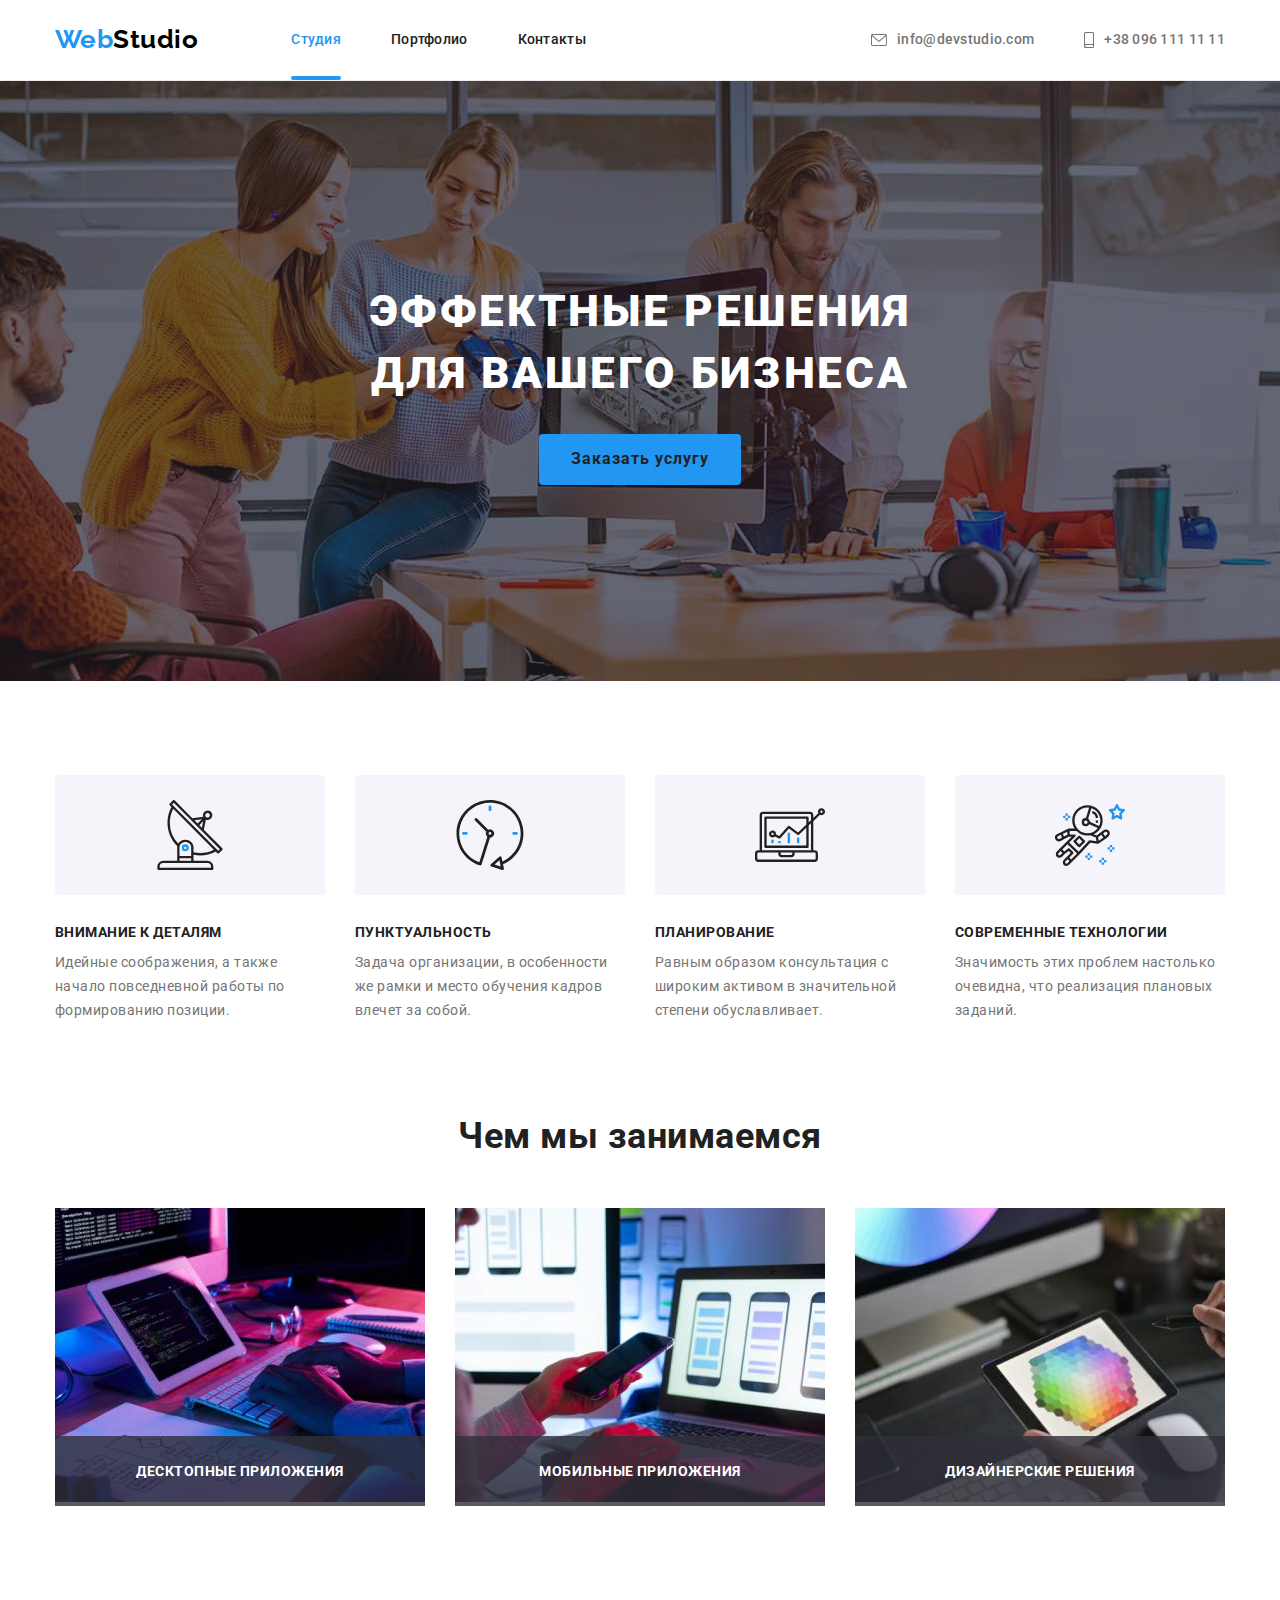
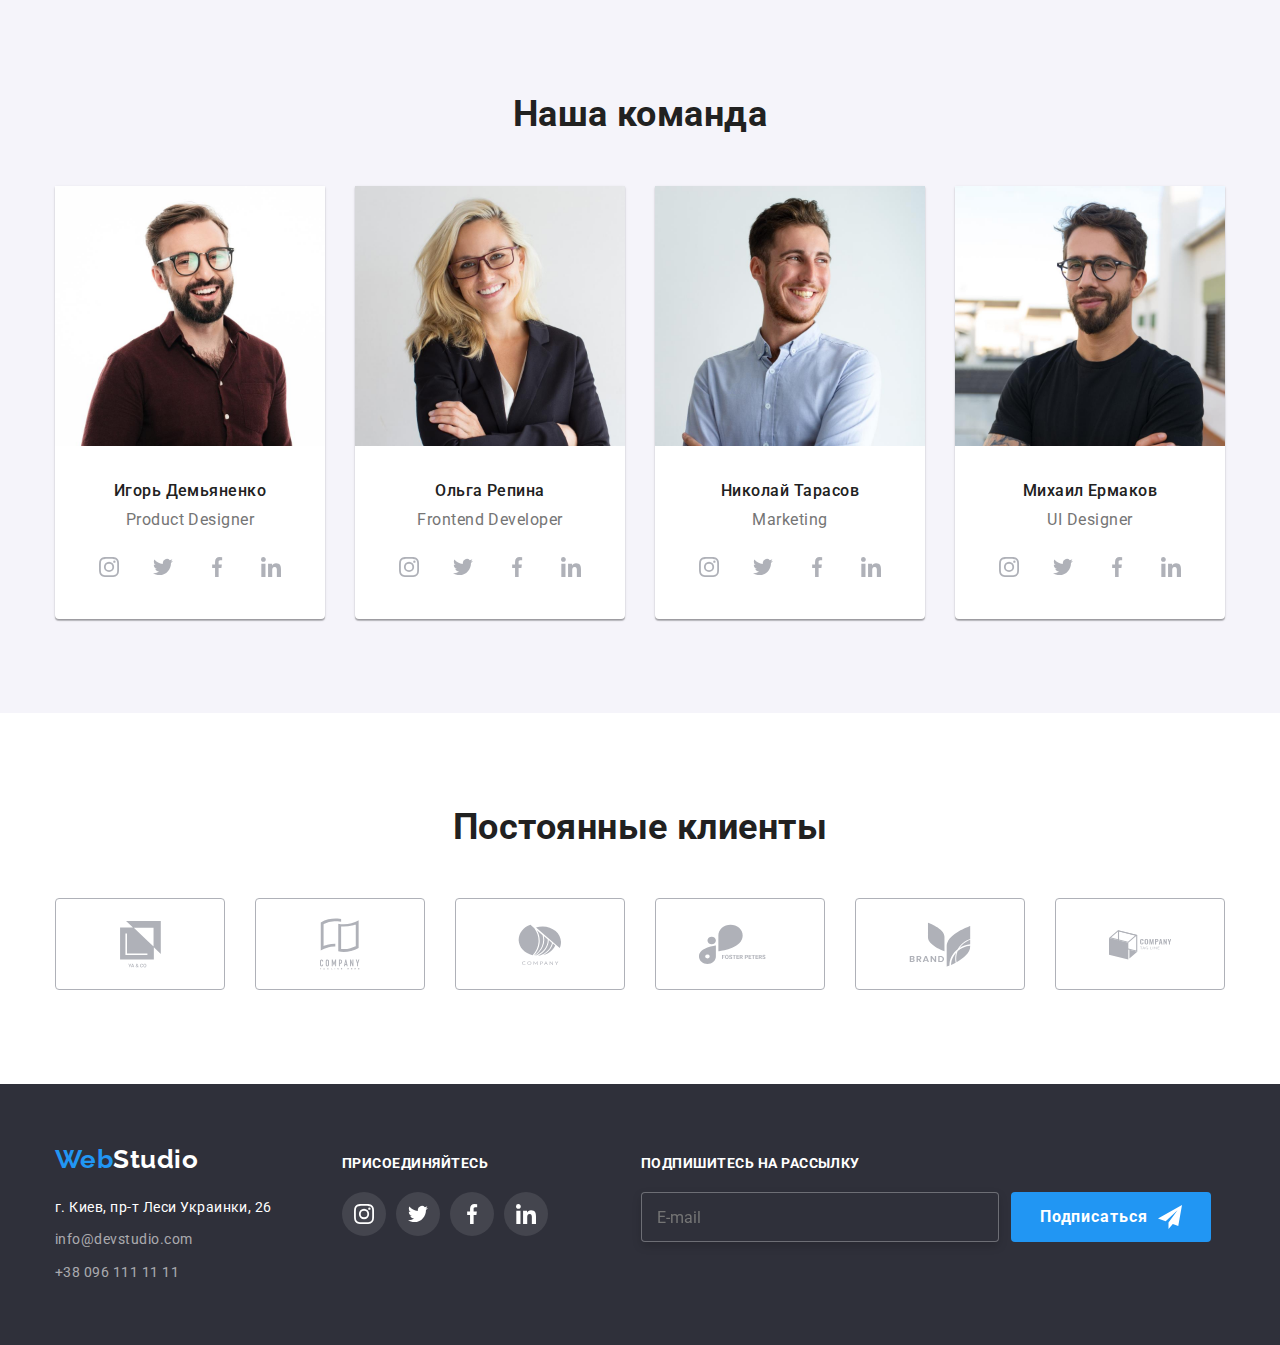
<file: index.html>
<!DOCTYPE html>
<html lang="en">
  <head>
    <meta charset="UTF-8" />
    <meta http-equiv="X-UA-Compatible" content="IE=edge" />
    <meta name="viewport" content="width=device-width, initial-scale=1.0" />
    <title>Студия</title>
    <link rel="preconnect" href="https://fonts.googleapis.com" />
    <link rel="preconnect" href="https://fonts.gstatic.com" crossorigin />
    <link
      href="https://fonts.googleapis.com/css2?family=Raleway:wght@700&family=Roboto:wght@400;500;700;900&display=swap"
      rel="stylesheet"
    />
    <link
      rel="stylesheet"
      href="https://cdnjs.cloudflare.com/ajax/libs/modern-normalize/1.1.0/modern-normalize.min.css"
    />
    <link rel="stylesheet" href="./css/main.min.css" />
  </head>
  <body>
    <header class="page-header">
      <div class="container header-container">
        <a href="/index.html" class="logo">Web<span class="logo__studio--dark">Studio</span></a>
        <!--Меню навигации-->
        <nav>
          <ul class="navigation list">
            <li class="navigation__item">
              <a href="./index.html" class="navigation__link navigation__link--current">Студия</a>
            </li>
            <li class="navigation__item">
              <a href="./portfolio.html" class="navigation__link">Портфолио</a>
            </li>
            <li class="navigation__item">
              <a href="./index.html" class="navigation__link">Контакты</a>
            </li>
          </ul>
        </nav>

        <!--Контакты-->
        <div class="contacts-position">
          <ul class="contacts list">
            <li class="contacts__item">
              <a href="malito:info@devstudio.com" class="contacts__link">
                <svg class="contacts__icon" width="16" height="12">
                  <use href="./images/symbol-defs (1).svg#icon-envelope"></use>
                </svg>
                info@devstudio.com</a
              >
            </li>
            <li class="contacts__item icon-tel">
              <a href="tel:+380961111111" class="contacts__link">
                <svg class="contacts__icon" width="10" height="16">
                  <use href="./images/symbol-defs (1).svg#icon-smartphone"></use>
                </svg>
                +38 096 111 11 11</a
              >
            </li>
          </ul>
        </div>
      </div>
    </header>

    <main>
      <!--Герой-->
      <section class="hero hero__bg">
        <div class="container">
          <h1 class="hero__title">ЭФФЕКТНЫЕ РЕШЕНИЯ<br />ДЛЯ ВАШЕГО БИЗНЕСА</h1>
          <button data-modal-open type="button" class="hero__button">Заказать услугу</button>
        </div>
      </section>

      <!--Особенности-->
      <section class="features">
        <div class="container">
          <h2 class="visually-hidden">Особенности</h2>
          <ul class="features__list list">
            <li class="features__item">
              <div class="features__container-icon">
                <svg class="features__icon" width="70" height="70">
                  <use href="./images/symbol-defs (1).svg#icon-antenna"></use>
                </svg>
              </div>
              <h3 class="features__title">ВНИМАНИЕ К ДЕТАЛЯМ</h3>
              <p class="features__text">
                Идейные соображения, а также начало повседневной работы по формированию позиции.
              </p>
            </li>
            <li class="features__item">
              <div class="features__container-icon">
                <svg class="features__icon" width="70" height="70">
                  <use href="./images/symbol-defs (1).svg#icon-clock"></use>
                </svg>
              </div>
              <h3 class="features__title">ПУНКТУАЛЬНОСТЬ</h3>
              <p class="features__text">
                Задача организации, в особенности же рамки и место обучения кадров влечет за собой.
              </p>
            </li>
            <li class="features__item">
              <div class="features__container-icon">
                <svg class="features__icon" width="70" height="70">
                  <use href="./images/symbol-defs (1).svg#icon-diagram"></use>
                </svg>
              </div>
              <h3 class="features__title">ПЛАНИРОВАНИЕ</h3>
              <p class="features__text">
                Равным образом консультация с широким активом в значительной степени обуславливает.
              </p>
            </li>
            <li class="features__item">
              <div class="features__container-icon">
                <svg class="features__icon" width="70" height="70">
                  <use href="./images/symbol-defs (1).svg#icon-astronaut"></use>
                </svg>
              </div>
              <h3 class="features__title">СОВРЕМЕННЫЕ ТЕХНОЛОГИИ</h3>
              <p class="features__text">
                Значимость этих проблем настолько очевидна, что реализация плановых заданий.
              </p>
            </li>
          </ul>
        </div>
      </section>
      <!--Сервис-->
      <section class="service">
        <div class="container">
          <h2 class="service__title">Чем мы занимаемся</h2>
          <ul class="service__list list">
            <li class="service__item">
              <div class="service__wrap">
                <img src="./images/box1.jpg" alt="Программирование" width="370" />

                <p class="service__top-text">ДЕСКТОПНЫЕ ПРИЛОЖЕНИЯ</p>
              </div>
            </li>

            <li class="service__item">
              <div class="service__wrap">
                <img src="./images/box2.jpg" alt="Мобильные приложения" width="370" />

                <p class="service__top-text">МОБИЛЬНЫЕ ПРИЛОЖЕНИЯ</p>
              </div>
            </li>

            <li class="service__item">
              <div class="service__wrap">
                <img src="./images/box3.jpg" alt="Дизайн" width="370" />

                <p class="service__top-text">ДИЗАЙНЕРСКИЕ РЕШЕНИЯ</p>
              </div>
            </li>
          </ul>
        </div>
      </section>
      <!--Команда-->
      <section class="team">
        <div class="container">
          <h2 class="team__title">Наша команда</h2>
          <ul class="team__list list">
            <li class="team__item">
              <img src="./images/team-card-1.jpg" alt="Игорь Демьяненко" width="270" />
              <div class="team__members">
                <h3 class="team__cards">Игорь Демьяненко</h3>
                <p class="team__text">Product Designer</p>
                <ul class="socials list">
                  <li class="socials__item">
                    <a
                      href="https://www.instagram.com/"
                      target="_blank"
                      rel="noreferrer noopener"
                      class="socials__link"
                    >
                      <svg class="socials__icon" width="20" height="20">
                        <use href="./images/symbol-defs (1).svg#icon-instagram"></use>
                      </svg>
                    </a>
                  </li>
                  <li>
                    <a
                      href="https://twitter.com/"
                      target="_blank"
                      rel="noreferrer noopener"
                      class="socials__link"
                    >
                      <svg class="socials__icon" width="20" height="20">
                        <use href="./images/symbol-defs (1).svg#icon-twitter"></use>
                      </svg>
                    </a>
                  </li>
                  <li>
                    <a
                      href="https://uk-ua.facebook.com/"
                      target="_blank"
                      rel="noreferrer noopener"
                      class="socials__link"
                    >
                      <svg class="socials__icon" width="20" height="20">
                        <use href="./images/symbol-defs (1).svg#icon-facebook"></use>
                      </svg>
                    </a>
                  </li>
                  <li>
                    <a
                      href="https://ua.linkedin.com"
                      target="_blank"
                      rel="noreferrer noopener"
                      class="socials__link"
                    >
                      <svg class="socials__icon" width="20" height="20">
                        <use href="./images/symbol-defs (1).svg#icon-linkedin"></use>
                      </svg>
                    </a>
                  </li>
                </ul>
              </div>
            </li>
            <li class="team__item">
              <img src="./images/team-card-2.jpg" alt="Ольга Репина" width="270" />
              <div class="team__members">
                <h3 class="team__cards">Ольга Репина</h3>
                <p class="team__text">Frontend Developer</p>
                <ul class="socials list">
                  <li class="socials__item">
                    <a
                      href="https://www.instagram.com/"
                      target="_blank"
                      rel="noreferrer noopener"
                      class="socials__link"
                    >
                      <svg class="socials__icon" width="20" height="20">
                        <use href="./images/symbol-defs (1).svg#icon-instagram"></use>
                      </svg>
                    </a>
                  </li>
                  <li>
                    <a
                      href="https://twitter.com/"
                      target="_blank"
                      rel="noreferrer noopener"
                      class="socials__link"
                    >
                      <svg class="socials__icon" width="20" height="20">
                        <use href="./images/symbol-defs (1).svg#icon-twitter"></use>
                      </svg>
                    </a>
                  </li>
                  <li>
                    <a
                      href="https://uk-ua.facebook.com/"
                      target="_blank"
                      rel="noreferrer noopener"
                      class="socials__link"
                    >
                      <svg class="socials__icon" width="20" height="20">
                        <use href="./images/symbol-defs (1).svg#icon-facebook"></use>
                      </svg>
                    </a>
                  </li>
                  <li>
                    <a
                      href="https://ua.linkedin.com"
                      target="_blank"
                      rel="noreferrer noopener"
                      class="socials__link"
                    >
                      <svg class="socials__icon" width="20" height="20">
                        <use href="./images/symbol-defs (1).svg#icon-linkedin"></use>
                      </svg>
                    </a>
                  </li>
                </ul>
              </div>
            </li>
            <li class="team__item">
              <img src="./images/team-card-3.jpg" alt="Николай Тарасов" width="270" />
              <div class="team__members">
                <h3 class="team__cards">Николай Тарасов</h3>
                <p class="team__text">Marketing</p>
                <ul class="socials list">
                  <li class="socials__item">
                    <a
                      href="https://www.instagram.com/"
                      target="_blank"
                      rel="noreferrer noopener"
                      class="socials__link"
                    >
                      <svg class="socials__icon" width="20" height="20">
                        <use href="./images/symbol-defs (1).svg#icon-instagram"></use>
                      </svg>
                    </a>
                  </li>
                  <li>
                    <a
                      href="https://twitter.com/"
                      target="_blank"
                      rel="noreferrer noopener"
                      class="socials__link"
                    >
                      <svg class="socials__icon" width="20" height="20">
                        <use href="./images/symbol-defs (1).svg#icon-twitter"></use>
                      </svg>
                    </a>
                  </li>
                  <li>
                    <a
                      href="https://uk-ua.facebook.com/"
                      target="_blank"
                      rel="noreferrer noopener"
                      class="socials__link"
                    >
                      <svg class="socials__icon" width="20" height="20">
                        <use href="./images/symbol-defs (1).svg#icon-facebook"></use>
                      </svg>
                    </a>
                  </li>
                  <li>
                    <a
                      href="https://ua.linkedin.com"
                      target="_blank"
                      rel="noreferrer noopener"
                      class="socials__link"
                    >
                      <svg class="socials__icon" width="20" height="20">
                        <use href="./images/symbol-defs (1).svg#icon-linkedin"></use>
                      </svg>
                    </a>
                  </li>
                </ul>
              </div>
            </li>
            <li class="team__item">
              <img src="./images/team-card-4.jpg" alt="Михаил Ермаков" width="270" />
              <div class="team__members">
                <h3 class="team__cards">Михаил Ермаков</h3>
                <p class="team__text">UI Designer</p>
                <ul class="socials list">
                  <li class="socials__item">
                    <a
                      href="https://www.instagram.com/"
                      target="_blank"
                      rel="noreferrer noopener"
                      class="socials__link"
                    >
                      <svg class="socials__icon" width="20" height="20">
                        <use href="./images/symbol-defs (1).svg#icon-instagram"></use>
                      </svg>
                    </a>
                  </li>
                  <li>
                    <a
                      href="https://twitter.com/"
                      target="_blank"
                      rel="noreferrer noopener"
                      class="socials__link"
                    >
                      <svg class="socials__icon" width="20" height="20">
                        <use href="./images/symbol-defs (1).svg#icon-twitter"></use>
                      </svg>
                    </a>
                  </li>
                  <li>
                    <a
                      href="https://uk-ua.facebook.com/"
                      target="_blank"
                      rel="noreferrer noopener"
                      class="socials__link"
                    >
                      <svg class="socials__icon" width="20" height="20">
                        <use href="./images/symbol-defs (1).svg#icon-facebook"></use>
                      </svg>
                    </a>
                  </li>
                  <li>
                    <a
                      href="https://ua.linkedin.com"
                      target="_blank"
                      rel="noreferrer noopener"
                      class="socials__link"
                    >
                      <svg class="socials__icon" width="20" height="20">
                        <use href="./images/symbol-defs (1).svg#icon-linkedin"></use>
                      </svg>
                    </a>
                  </li>
                </ul>
              </div>
            </li>
          </ul>
        </div>
      </section>
      <!--Постоянные клиенты-->
      <section class="clients">
        <div class="container">
          <h2 class="clients__title">Постоянные клиенты</h2>
          <ul class="clients__list list">
            <li>
              <div class="clients__box-icon">
                <a href="" class="clients__links">
                  <svg class="clients__icon" width="41" height="46.7">
                    <use href="./images/symbol-defs (1).svg#icon-group1"></use>
                  </svg>
                </a>
              </div>
            </li>
            <li>
              <div class="clients__box-icon">
                <a href="" class="clients__links">
                  <svg class="clients__icon" width="40" height="52">
                    <use href="./images/symbol-defs (1).svg#icon-group2"></use>
                  </svg>
                </a>
              </div>
            </li>
            <li>
              <div class="clients__box-icon">
                <a href="" class="clients__links">
                  <svg
                    class="clients__icon"
                    width="
43.46"
                    height="41.18"
                  >
                    <use href="./images/symbol-defs (1).svg#icon-group3"></use>
                  </svg>
                </a>
              </div>
            </li>
            <li>
              <div class="clients__box-icon">
                <a href="" class="clients__links">
                  <svg
                    class="clients__icon"
                    width="
84.44"
                    height="40.62"
                  >
                    <use href="./images/symbol-defs (1).svg#icon-group4"></use>
                  </svg>
                </a>
              </div>
            </li>
            <li>
              <div class="clients__box-icon">
                <a href="" class="clients__links">
                  <svg
                    class="clients__icon"
                    width="
62.54"
                    height="45.43"
                  >
                    <use href="./images/symbol-defs (1).svg#icon-group5"></use>
                  </svg>
                </a>
              </div>
            </li>
            <li>
              <div class="clients__box-icon">
                <a href="" class="clients__links">
                  <svg
                    class="clients__icon"
                    width="
62.54"
                    height="45.43"
                  >
                    <use href="./images/symbol-defs (1).svg#icon-group6"></use>
                  </svg>
                </a>
              </div>
            </li>
          </ul>
        </div>
      </section>
    </main>
    <!--Адресс-->
    <footer class="footer">
      <div class="footer__container">
        <div>
          <a href="/index.html" class="logo">Web<span class="logo__studio--white">Studio</span></a>
          <address>
            <p class="footer__location">г. Киев, пр-т Леси Украинки, 26</p>
            <ul class="footer__contact-list list">
              <li class="footer__contact-item">
                <a href="malito:info@devstudio.com" class="footer__contact">info@devstudio.com</a>
              </li>
              <li class="footer__contact-item">
                <a href="tel:+380961111111" class="footer__contact">+38 096 111 11 11</a>
              </li>
            </ul>
          </address>
        </div>
        <div class="social-footer">
          <p class="social-footer__title">ПРИСОЕДИНЯЙТЕСЬ</p>
          <ul class="social-footer__list list">
            <li>
              <a
                href="https://www.instagram.com/"
                target="_blank"
                rel="noreferrer noopener"
                class="social-footer__link"
              >
                <svg class="social-footer__icon" width="20" height="20">
                  <use href="./images/symbol-defs (1).svg#icon-instagram-footer"></use>
                </svg>
              </a>
            </li>

            <li>
              <a
                href="https://twitter.com/"
                target="_blank"
                rel="noreferrer noopener"
                class="social-footer__link"
              >
                <svg class="social-footer__icon" width="20" height="20">
                  <use href="./images/symbol-defs (1).svg#icon-twitter-footer"></use>
                </svg>
              </a>
            </li>

            <li>
              <a
                href="https://uk-ua.facebook.com/"
                target="_blank"
                rel="noreferrer noopener"
                class="social-footer__link"
              >
                <svg class="social-footer__icon" width="20" height="20">
                  <use href="./images/symbol-defs (1).svg#icon-facebook-footer"></use>
                </svg>
              </a>
            </li>

            <li>
              <a
                href="https://ua.linkedin.com/"
                target="_blank"
                rel="noreferrer noopener"
                class="social-footer__link"
              >
                <svg class="social-footer__icon" width="20" height="20">
                  <use href="./images/symbol-defs (1).svg#icon-linkedin-footer"></use>
                </svg>
              </a>
            </li>
          </ul>
        </div>
        <div class="subscribe">
          <p class="subscribe-footer__title">ПОДПИШИТЕСЬ НА РАССЫЛКУ</p>

          <form class="subscribe__form">
            <label>
              <input
                type="email"
                name="email"
                placeholder="E-mail"
                class="subscribe-footer__mail"
              />
            </label>

            <button type="submit" class="subscribe-footer__btn">
              Подписаться<svg class="subscribe__icon" width="24" height="24">
                <use href="./images/symbol-defs (1).svg#icon-send"></use>
              </svg>
            </button>
          </form>
        </div>
      </div>
    </footer>
    <div class="backdrop is-hidden" data-modal>
      <div class="modal">
        <button data-modal-close type="button" class="model__btn-close">
          <svg class="modal__close" width="11" height="11">
            <use href="./images/symbol-defs (1).svg#icon-close"></use>
          </svg>
        </button>
        <p class="modal__title">Оставьте свои данные, мы вам перезвоним</p>
        <form class="modal__form">
          <div class="modal__field">
            <label for="name" class="modal__label">Имя</label>
            <div class="modal__wrap">
              <input type="text" class="modal__input" name="name" id="name" />
              <svg class="modal__icon" width="18" height="18">
                <use href="./images/symbol-defs (1).svg#icon-contact"></use>
              </svg>
            </div>
          </div>
          <div class="modal__field">
            <label for="tel" class="modal__label">Телефон</label>
            <div class="modal__wrap">
              <input type="tel" name="tel" id="tel" class="modal__input" />
              <svg class="modal__icon" width="18" height="18">
                <use href="./images/symbol-defs (1).svg#icon-phone"></use>
              </svg>
            </div>
          </div>
          <div class="modal__field">
            <label for="mail" class="modal__label">Почта</label>
            <div class="modal__wrap">
              <input type="email" name="mail" id="mail" class="modal__input" />
              <svg class="modal__icon" width="18" height="18">
                <use href="./images/symbol-defs (1).svg#icon-email"></use>
              </svg>
            </div>
          </div>
          <div class="modal__textarea">
            <label for="comment" class="modal__label">Комментарий</label>
            <textarea
              name="comment"
              id="comment"
              class="modal-comment"
              placeholder="Введите текст"
            ></textarea>
          </div>

          <div class="modal__textarea">
            <input
              type="checkbox"
              name="policy"
              id="policy"
              class="modal__checkbox visually-hidden"
              value="true"
            />
            <label for="policy" class="modal__mailing"
              >Соглашаюсь с рассылкой и принимаю<a href="" class="modal__text-checkbox"
                >Условия договора</a
              ></label
            >
          </div>
          <button type="submit" class="btn-model">Отправить</button>
        </form>
      </div>
    </div>
    <script src="./js/modal.js"></script>
  </body>
</html>
</file>
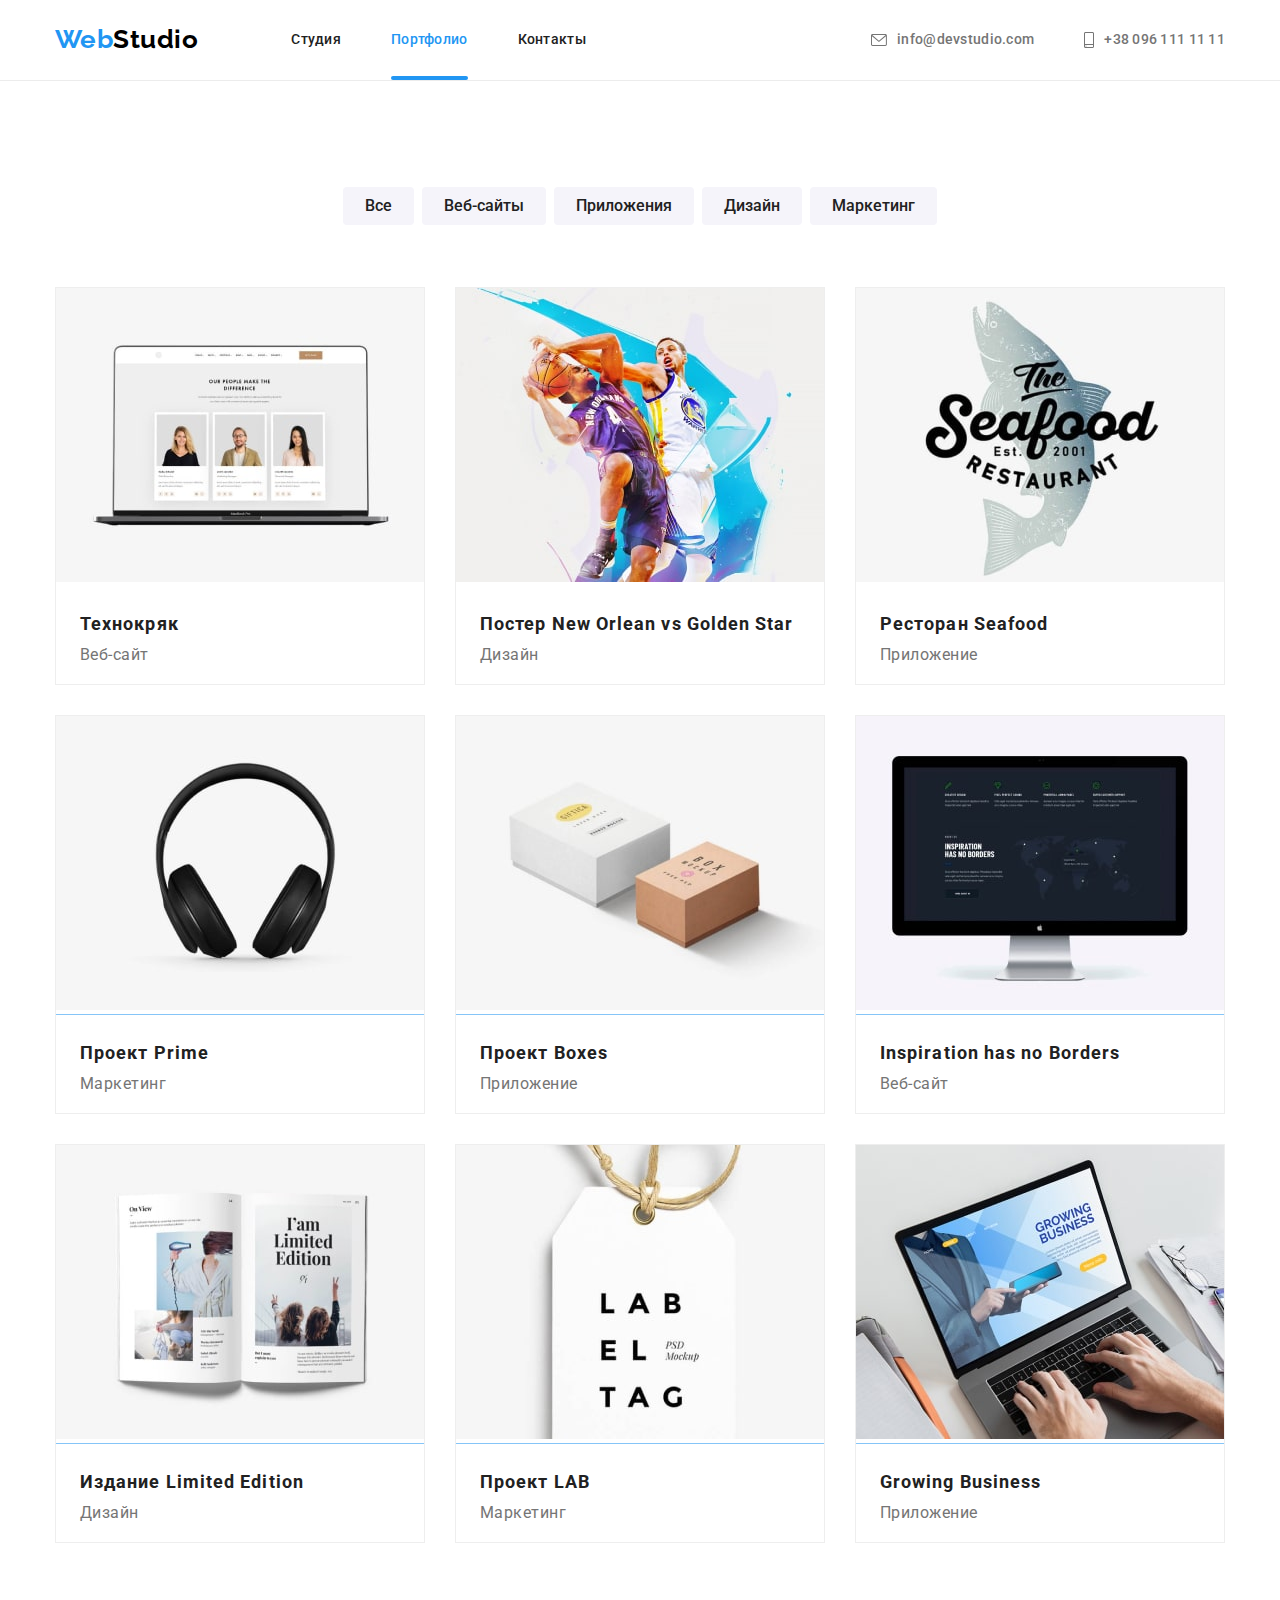
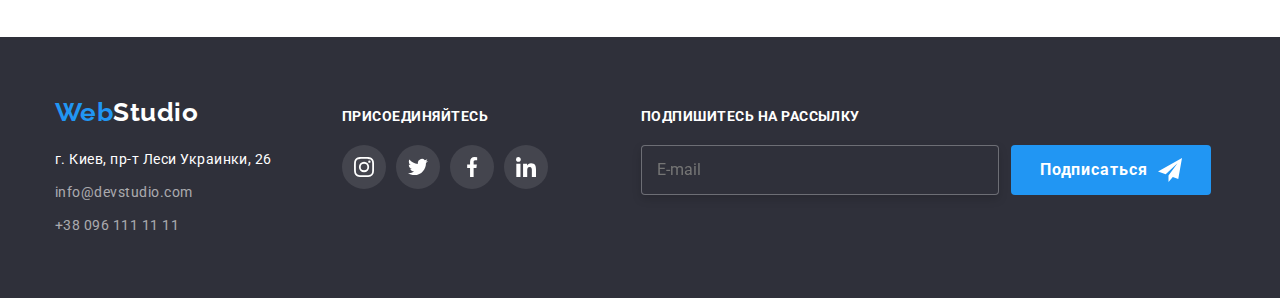
<file: portfolio.html>
<!DOCTYPE html>
<html lang="en">
  <head>
    <meta charset="UTF-8" />
    <meta http-equiv="X-UA-Compatible" content="IE=edge" />
    <meta name="viewport" content="width=device-width, initial-scale=1.0" />
    <title>Портфолио</title>
    <link
      href="https://fonts.googleapis.com/css2?family=Raleway:wght@700&family=Roboto:wght@400;500;700;900&display=swap"
      rel="stylesheet"
    />
    <link
      rel="stylesheet"
      href="https://cdnjs.cloudflare.com/ajax/libs/modern-normalize/1.1.0/modern-normalize.min.css"
    />
    <link rel="stylesheet" href="./css/portfolio.min.css" />
  </head>
  <body>
    <header class="page-header">
      <div class="container header-container">
        <a href="/index.html" class="logo">Web<span class="logo__studio--dark">Studio</span></a>
        <!--Меню навигации-->
        <nav>
          <ul class="navigation list">
            <li class="navigation__item">
              <a href="./index.html" class="navigation__link">Студия</a>
            </li>
            <li class="navigation__item">
              <a href="./portfolio.html" class="navigation__link navigation__link--current"
                >Портфолио</a
              >
            </li>
            <li class="navigation__item">
              <a href="./index.html" class="navigation__link">Контакты</a>
            </li>
          </ul>
        </nav>

        <!--Контакты-->
        <div class="contacts-position">
          <ul class="contacts list">
            <li class="contacts__item">
              <a href="malito:info@devstudio.com" class="contacts__link">
                <svg class="contacts__icon" width="16" height="12">
                  <use href="./images/symbol-defs (1).svg#icon-envelope"></use>
                </svg>
                info@devstudio.com</a
              >
            </li>
            <li class="contacts__item icon-tel">
              <a href="tel:+380961111111" class="contacts__link">
                <svg class="contacts__icon" width="10" height="16">
                  <use href="./images/symbol-defs (1).svg#icon-smartphone"></use>
                </svg>
                +38 096 111 11 11</a
              >
            </li>
          </ul>
        </div>
      </div>
    </header>
    <main>
      <!--Портфолио-->
      <section class="portfolio">
        <div class="container">
          <div class="portfolio__filter">
            <h1 class="visually-hidden">Портфолио</h1>
            <ul class="portfolio__btn-list list">
              <li class="portfolio__btn-item">
                <button type="button" class="portfolio__btn">Все</button>
              </li>
              <li class="portfolio__btn-item">
                <button type="button" class="portfolio__btn">Веб-сайты</button>
              </li>
              <li class="portfolio__btn-item">
                <button type="button" class="portfolio__btn">Приложения</button>
              </li>
              <li class="portfolio__btn-item">
                <button type="button" class="portfolio__btn">Дизайн</button>
              </li>
              <li class="portfolio__btn-item">
                <button type="button" class="portfolio__btn">Маркетинг</button>
              </li>
            </ul>
          </div>
          <ul class="cards-set list">
            <li class="cards-set__item">
              <div class="project">
                <img src="./images/Портфолио/Technoquack.jpg" alt="Ноутбук" width="370" />

                <p class="project__top-text">
                  Ресурс предлагает комплексные предложения с разным уровнем функционала и сервисов.
                  Все это позволит посетителю получить исчерпывающие сведения о компании или частном
                  лице.
                </p>
              </div>
              <div class="project__meta">
                <h2 class="project__title">Технокряк</h2>
                <p class="project__text">Веб-сайт</p>
              </div>
            </li>
            <li class="cards-set__item">
              <div class="project">
                <img
                  src="./images/Портфолио/Poster-New-Orleans-vs-Golden-Star.jpg"
                  alt="Постер-New-Orlean vs Golden Star"
                  width="370"
                />
                <p class="project__top-text">
                  Ресурс предлагает комплексные предложения с разным уровнем функционала и сервисов.
                  Все это позволит посетителю получить исчерпывающие сведения о компании или частном
                  лице.
                </p>
              </div>
              <div class="project__meta">
                <h2 class="project__title">Постер New Orlean vs Golden Star</h2>
                <p class="project__text">Дизайн</p>
              </div>
            </li>

            <li class="cards-set__item">
              <div class="project">
                <img
                  src="./images/Портфолио/Restaurant-Seafood.jpg"
                  alt="Логотип ресторана Seafood"
                  width="370"
                />
                <p class="project__top-text">
                  Ресурс предлагает комплексные предложения с разным уровнем функционала и сервисов.
                  Все это позволит посетителю получить исчерпывающие сведения о компании или частном
                  лице.
                </p>
              </div>
              <div class="project__meta">
                <h2 class="project__title">Ресторан Seafood</h2>
                <p class="project__text">Приложение</p>
              </div>
            </li>
            <li class="cards-set__item">
              <div class="project">
                <img src="./images/Портфолио/Project-Prime.jpg" alt="Наушники" width="370" />
                <p class="project__top-text">
                  Ресурс предлагает комплексные предложения с разным уровнем функционала и сервисов.
                  Все это позволит посетителю получить исчерпывающие сведения о компании или частном
                  лице.
                </p>
              </div>
              <div class="project__meta">
                <h2 class="project__title">Проект Prime</h2>
                <p class="project__text">Маркетинг</p>
              </div>
            </li>
            <li class="cards-set__item">
              <div class="project">
                <img src="./images/Портфолио/Project-Boxes.jpg" alt="Коробки" width="370" />
                <p class="project__top-text">
                  Ресурс предлагает комплексные предложения с разным уровнем функционала и сервисов.
                  Все это позволит посетителю получить исчерпывающие сведения о компании или частном
                  лице.
                </p>
              </div>
              <div class="project__meta">
                <h2 class="project__title">Проект Boxes</h2>
                <p class="project__text">Приложение</p>
              </div>
            </li>
            <li class="cards-set__item">
              <div class="project">
                <img
                  src="./images/Портфолио/Inspiration-has-no-Borders.jpg"
                  alt="Монитор"
                  width="370"
                />
                <p class="project__top-text">
                  Ресурс предлагает комплексные предложения с разным уровнем функционала и сервисов.
                  Все это позволит посетителю получить исчерпывающие сведения о компании или частном
                  лице.
                </p>
              </div>
              <div class="project__meta">
                <h2 class="project__title">Inspiration has no Borders</h2>
                <p class="project__text">Веб-сайт</p>
              </div>
            </li>
            <li class="cards-set__item">
              <div class="project">
                <img
                  src="./images/Портфолио/Edition-Limited-Edition.jpg"
                  alt="Журнал"
                  width="370"
                />
                <p class="project__top-text">
                  Ресурс предлагает комплексные предложения с разным уровнем функционала и сервисов.
                  Все это позволит посетителю получить исчерпывающие сведения о компании или частном
                  лице.
                </p>
              </div>
              <div class="project__meta">
                <h2 class="project__title">Издание Limited Edition</h2>
                <p class="project__text">Дизайн</p>
              </div>
            </li>
            <li class="cards-set__item">
              <div class="project">
                <img src="./images/Портфолио/Project-LAB.jpg" alt="Бирка" width="370" />
                <p class="project__top-text">
                  Ресурс предлагает комплексные предложения с разным уровнем функционала и сервисов.
                  Все это позволит посетителю получить исчерпывающие сведения о компании или частном
                  лице.
                </p>
              </div>
              <div class="project__meta">
                <h2 class="project__title">Проект LAB</h2>
                <p class="project__text">Маркетинг</p>
              </div>
            </li>
            <li class="cards-set__item">
              <div class="project">
                <img
                  src="./images/Портфолио/Growing-Business.jpg"
                  alt="Руки печатают на ноутбуке"
                  width="370"
                />
                <p class="project__top-text">
                  Ресурс предлагает комплексные предложения с разным уровнем функционала и сервисов.
                  Все это позволит посетителю получить исчерпывающие сведения о компании или частном
                  лице.
                </p>
              </div>
              <div class="project__meta">
                <h2 class="project__title">Growing Business</h2>
                <p class="project__text">Приложение</p>
              </div>
            </li>
          </ul>
        </div>
      </section>
    </main>
    <!--Адресс-->
    <footer class="footer">
      <div class="footer__container">
        <div>
          <a href="/index.html" class="logo">Web<span class="logo__studio--white">Studio</span></a>
          <address>
            <p class="footer__location">г. Киев, пр-т Леси Украинки, 26</p>
            <ul class="footer__contact-list list">
              <li class="footer__contact-item">
                <a href="malito:info@devstudio.com" class="footer__contact">info@devstudio.com</a>
              </li>
              <li class="footer__contact-item">
                <a href="tel:+380961111111" class="footer__contact">+38 096 111 11 11</a>
              </li>
            </ul>
          </address>
        </div>
        <div class="social-footer">
          <p class="social-footer__title">ПРИСОЕДИНЯЙТЕСЬ</p>
          <ul class="social-footer__list list">
            <li>
              <a
                href="https://www.instagram.com/"
                target="_blank"
                rel="noreferrer noopener"
                class="social-footer__link"
              >
                <svg class="social-footer__icon" width="20" height="20">
                  <use href="./images/symbol-defs (1).svg#icon-instagram-footer"></use>
                </svg>
              </a>
            </li>

            <li>
              <a
                href="https://twitter.com/"
                target="_blank"
                rel="noreferrer noopener"
                class="social-footer__link"
              >
                <svg class="social-footer__icon" width="20" height="20">
                  <use href="./images/symbol-defs (1).svg#icon-twitter-footer"></use>
                </svg>
              </a>
            </li>

            <li>
              <a
                href="https://uk-ua.facebook.com/"
                target="_blank"
                rel="noreferrer noopener"
                class="social-footer__link"
              >
                <svg class="social-footer__icon" width="20" height="20">
                  <use href="./images/symbol-defs (1).svg#icon-facebook-footer"></use>
                </svg>
              </a>
            </li>

            <li>
              <a
                href="https://ua.linkedin.com/"
                target="_blank"
                rel="noreferrer noopener"
                class="social-footer__link"
              >
                <svg class="social-footer__icon" width="20" height="20">
                  <use href="./images/symbol-defs (1).svg#icon-linkedin-footer"></use>
                </svg>
              </a>
            </li>
          </ul>
        </div>
        <div class="subscribe">
          <p class="subscribe-footer__title">ПОДПИШИТЕСЬ НА РАССЫЛКУ</p>

          <form class="subscribe__form">
            <label>
              <input
                type="email"
                name="email"
                placeholder="E-mail"
                class="subscribe-footer__mail"
              />
            </label>

            <button type="submit" class="subscribe-footer__btn">
              Подписаться<svg class="subscribe__icon" width="24" height="24">
                <use href="./images/symbol-defs (1).svg#icon-send"></use>
              </svg>
            </button>
          </form>
        </div>
      </div>
    </footer>
  </body>
</html>
</file>
<file: css/main.min.css>
body{background-color:#fff;color:var(--primary-text-color);font-family:Roboto,sans-serif;letter-spacing:.03em}.list{list-style:none;padding:0;margin:0}h1,h2,h3,h4,h5,h6{margin-top:0;margin-bottom:0}p{margin-top:0;margin-bottom:0}:root{--primary-text-color: #757575;--title-text-color: #212121;--accent-color: #2196f3}.visually-hidden{position:absolute;width:1px;height:1px;margin:-1px;border:0;padding:0;white-space:nowrap;-webkit-clip-path:inset(100%);clip-path:inset(100%);clip:rect(0 0 0 0);overflow:hidden}.logo{color:var(--accent-color);font-family:Raleway,cursive;font-size:26px;line-height:1.2;font-weight:700;padding-top:24px;padding-bottom:24px;text-decoration:none}.container{padding-left:15px;padding-right:15px;margin-left:auto;margin-right:auto;width:1200px}.backdrop{position:fixed;top:0;width:100%;height:100%;background-color:rgba(0,0,0,.1);opacity:1;-webkit-transition:opacity 250ms cubic-bezier(0.4, 0, 0.2, 1);transition:opacity 250ms cubic-bezier(0.4, 0, 0.2, 1)}.backdrop.is-hidden{opacity:0;pointer-events:none}.modal{position:absolute;top:50%;left:50%;-webkit-transform:translate(-50%, -50%) scale(1);transform:translate(-50%, -50%) scale(1);padding:40px;width:528px;min-height:581px;border-radius:4px;background-color:#fff;-webkit-box-shadow:0px 1px 3px rgba(0,0,0,.12),0px 1px 1px rgba(0,0,0,.14),0px 2px 1px rgba(0,0,0,.2);box-shadow:0px 1px 3px rgba(0,0,0,.12),0px 1px 1px rgba(0,0,0,.14),0px 2px 1px rgba(0,0,0,.2);-webkit-transition:-webkit-transform 250ms cubic-bezier(0.4, 0, 0.2, 1);transition:-webkit-transform 250ms cubic-bezier(0.4, 0, 0.2, 1);transition:transform 250ms cubic-bezier(0.4, 0, 0.2, 1);transition:transform 250ms cubic-bezier(0.4, 0, 0.2, 1), -webkit-transform 250ms cubic-bezier(0.4, 0, 0.2, 1)}.backdrop.is-hidden .modal{-webkit-transform:translate(-50%, -50%) scale(0.9);transform:translate(-50%, -50%) scale(0.9)}.model__btn-close{position:absolute;top:8px;right:8px;width:30px;height:30px;background-color:#fff;border-radius:50%;border:1px solid rgba(0,0,0,.1);cursor:pointer;-webkit-transition:250ms cubic-bezier(0.4, 0, 0.2, 1);transition:250ms cubic-bezier(0.4, 0, 0.2, 1)}.model__btn-close:focus,.model__btn-close:hover{fill:var(--accent-color)}.modal__field{margin-bottom:10px}.modal__field:last-of-type{margin-bottom:0}.modal__label{display:block;margin-bottom:4px;font-size:12px;line-height:1.16;letter-spacing:.01em;color:var(--primary-text-color)}.modal__title{font-size:20px;line-height:1.15;font-weight:700;text-align:center;color:#212121;margin-bottom:12px}.modal__wrap{position:relative}.modal__input{width:100%;height:40px;border:1px solid rgba(33,33,33,.2);border-radius:4px;padding-left:42px;cursor:pointer;outline:rgba(0,0,0,0);-webkit-transition:250ms cubic-bezier(0.4, 0, 0.2, 1);transition:250ms cubic-bezier(0.4, 0, 0.2, 1)}.modal__wrap:focus+.modal__input{border:1px solid rgba(33,33,33,.2)}.modal__input:focus{border-color:var(--accent-color)}.modal__icon{position:absolute;top:50%;left:12px;-webkit-transform:translateY(-50%);transform:translateY(-50%);-webkit-transition:250ms cubic-bezier(0.4, 0, 0.2, 1);transition:250ms cubic-bezier(0.4, 0, 0.2, 1)}.modal__input:focus+.modal__icon{fill:var(--accent-color)}.modal__textarea{margin-bottom:0}.modal-comment{width:100%;height:120px;border:1px solid rgba(33,33,33,.2);border-radius:4px;margin-bottom:20px;padding:12px 16px;cursor:pointer;resize:none;outline:rgba(0,0,0,0)}.modal-comment:focus{border-color:var(--accent-color)}.modal-comment::-webkit-input-placeholder{font-size:12px;line-height:1.16;letter-spacing:.01em;color:rgba(117,117,117,.5)}.modal-comment::-moz-placeholder{font-size:12px;line-height:1.16;letter-spacing:.01em;color:rgba(117,117,117,.5)}.modal-comment:-ms-input-placeholder{font-size:12px;line-height:1.16;letter-spacing:.01em;color:rgba(117,117,117,.5)}.modal-comment::-ms-input-placeholder{font-size:12px;line-height:1.16;letter-spacing:.01em;color:rgba(117,117,117,.5)}.modal-comment::placeholder{font-size:12px;line-height:1.16;letter-spacing:.01em;color:rgba(117,117,117,.5)}label.modal__mailing{-webkit-box-pack:center;-ms-flex-pack:center;justify-content:center;text-align:center}.modal__mailing{font-size:14px;line-height:1.17;color:#757575;display:-webkit-box;display:-ms-flexbox;display:flex;-webkit-box-align:center;-ms-flex-align:center;align-items:center;-webkit-transition:250ms cubic-bezier(0.4, 0, 0.2, 1);transition:250ms cubic-bezier(0.4, 0, 0.2, 1)}.modal__mailing::before{content:"";width:16px;height:15px;border:2px solid var(--title-text-color);border-radius:2px;margin-right:8px}.modal__checkbox:checked+.modal__mailing::before{border:none;background-image:url(../images/ok.svg);background-repeat:no-repeat;background-position:center;background-color:var(--accent-color)}.modal__checkbox:focus+.modal__mailing::before{border-color:var(--accent-color)}.modal__checkbox{-webkit-transition:250ms cubic-bezier(0.4, 0, 0.2, 1);transition:250ms cubic-bezier(0.4, 0, 0.2, 1)}.modal__text-checkbox{font-size:14px;line-height:1.17;color:var(--accent-color);margin-left:4px}.btn-model{position:relative;left:50%;-webkit-transform:translate(-50%) scale(1);transform:translate(-50%) scale(1);-webkit-box-align:center;-ms-flex-align:center;align-items:center;font-size:16px;line-height:1.87;font-weight:700;letter-spacing:.06em;text-align:center;min-width:200px;padding:10px 55px;color:#fff;background-color:var(--accent-color);-webkit-box-shadow:0px 4px 4px rgba(0,0,0,.15);box-shadow:0px 4px 4px rgba(0,0,0,.15);border-radius:4px;border:0;cursor:pointer;margin-top:30px;-webkit-transition:250ms cubic-bezier(0.4, 0, 0.2, 1);transition:250ms cubic-bezier(0.4, 0, 0.2, 1)}.btn-model:hover{-webkit-transform:translate(-50%) scale(1.1);transform:translate(-50%) scale(1.1)}header{border-bottom:1px solid #ececec}.header-container{display:-webkit-box;display:-ms-flexbox;display:flex;-webkit-box-align:center;-ms-flex-align:center;align-items:center;height:80px}.logo__studio--dark{color:#000;font-family:Raleway,cursive;font-size:26px;line-height:1.2;font-weight:700}.logo__studio--white{color:#fff;font-family:Raleway,cursive;font-size:26px;line-height:1.2;font-weight:700}.navigation{display:-webkit-box;display:-ms-flexbox;display:flex;margin-left:93px}.navigation .navigation__link{display:-webkit-inline-box;display:-ms-inline-flexbox;display:inline-flex;color:var(--title-text-color);font-size:14px;line-height:1.14;font-weight:500;letter-spacing:.02em;text-decoration:none;text-align:center;padding-top:32px;padding-bottom:32px;-webkit-transition:250ms cubic-bezier(0.4, 0, 0.2, 1);transition:250ms cubic-bezier(0.4, 0, 0.2, 1)}.navigation .navigation__link:hover,.navigation .navigation__link:focus{color:var(--accent-color)}.navigation__item{margin-right:50px}.navigation>.navigation__item:last-child{margin-right:0}.navigation__link--current{position:relative}.navigation__link--current::after{position:absolute;content:"";width:100%;height:4px;border-radius:2px;left:0;bottom:0;background-color:var(--accent-color)}.navigation__link.navigation__link--current{color:var(--accent-color)}.contacts-position{margin-left:auto}.contacts{display:-webkit-box;display:-ms-flexbox;display:flex;margin-left:auto}.contacts__item{margin-right:50px}.contacts .contacts__item:last-child{margin-right:0}.contacts__link{display:-webkit-box;display:-ms-flexbox;display:flex;-webkit-box-align:center;-ms-flex-align:center;align-items:center;padding-top:32px;padding-bottom:32px;color:var(--primary-text-color);font-size:14px;line-height:1.14;font-weight:500;letter-spacing:.02em;text-decoration:none;-webkit-transition:color 250ms cubic-bezier(0.4, 0, 0.2, 1);transition:color 250ms cubic-bezier(0.4, 0, 0.2, 1)}.contacts__link:hover,.contacts__link:focus{color:var(--accent-color)}.contacts__icon{fill:currentColor;margin-right:10px}.hero{text-align:center;padding-top:200px;padding-bottom:200px}.hero__bg{max-width:1600px;height:600px;margin-left:auto;margin-right:auto;background-image:-webkit-gradient(linear, left top, left bottom, from(rgba(47, 48, 58, 0.4)), to(rgba(47, 48, 58, 0.4))),url(../images/hero-bg.jpg);background-image:linear-gradient(rgba(47, 48, 58, 0.4), rgba(47, 48, 58, 0.4)),url(../images/hero-bg.jpg);background-color:#c4c4c4;background-size:cover;background-repeat:no-repeat;background-position:center}.hero__title{color:#fff;font-size:44px;line-height:1.4;font-weight:900;letter-spacing:.06em;margin-bottom:30px}.hero__button{display:block;padding:10px 32px;border-radius:4px;border:0;min-width:200px;margin:0 auto;color:#212121;background-color:var(--accent-color);font-family:"Roboto";font-size:16px;line-height:1.9;font-weight:700;letter-spacing:.06em;cursor:pointer;-webkit-animation:scale 3s infinite;animation:scale 3s infinite}@-webkit-keyframes scale{0%{background-color:#f5f4fa;-webkit-transform:scale(1);transform:scale(1)}50%{background-color:var(--accent-color);-webkit-transform:scale(1.25);transform:scale(1.25)}100%{background-color:var(--accent-color);-webkit-transform:scale(1);transform:scale(1);color:#fff}}@keyframes scale{0%{background-color:#f5f4fa;-webkit-transform:scale(1);transform:scale(1)}50%{background-color:var(--accent-color);-webkit-transform:scale(1.25);transform:scale(1.25)}100%{background-color:var(--accent-color);-webkit-transform:scale(1);transform:scale(1);color:#fff}}.features{padding-top:94px;padding-bottom:94px}.features__list{display:-webkit-box;display:-ms-flexbox;display:flex;-ms-flex-wrap:nowrap;flex-wrap:nowrap}.features__list .features__item{width:270px;margin-right:30px}.features__list .features__title{color:var(--title-text-color);font-size:14px;line-height:1.14;font-weight:700;margin-bottom:10px}.features__list .features__text{font-size:14px;line-height:1.7;font-weight:400}.features__list .features__item:last-child{margin-right:0}.features__container-icon{display:-webkit-inline-box;display:-ms-inline-flexbox;display:inline-flex;width:100%;height:120px;border-radius:4px;margin-bottom:30px;-webkit-box-pack:center;-ms-flex-pack:center;justify-content:center;-webkit-box-align:center;-ms-flex-align:center;align-items:center;background-color:#f5f4fa}.service{padding-bottom:94px}.service__list{display:-webkit-box;display:-ms-flexbox;display:flex;-webkit-box-pack:justify;-ms-flex-pack:justify;justify-content:space-between;-ms-flex-wrap:wrap;flex-wrap:wrap}.service__title{color:var(--title-text-color);font-size:36px;line-height:1.16;font-weight:700;text-align:center;margin-bottom:50px}.service__wrap{position:relative}.service__item:hover{-webkit-filter:drop-shadow(0px 4px 4px rgba(0, 0, 0, 0.25));filter:drop-shadow(0px 4px 4px rgba(0, 0, 0, 0.25))}.service__top-text{position:absolute;display:-webkit-box;display:-ms-flexbox;display:flex;-webkit-box-pack:center;-ms-flex-pack:center;justify-content:center;-webkit-box-align:center;-ms-flex-align:center;align-items:center;bottom:0;width:100%;height:70px;font-size:14px;line-height:1.14;font-weight:700;color:#fff;background:rgba(47,48,58,.8)}.team{background-color:#f5f4fa;padding-top:94px;padding-bottom:94px}.team__title{color:var(--title-text-color);font-size:36px;line-height:1.16;font-weight:700;text-align:center;margin-bottom:50px}.team__list{display:-webkit-box;display:-ms-flexbox;display:flex;-ms-flex-wrap:nowrap;flex-wrap:nowrap;color:var(--primary-text-color)}.team__list .team__item{text-align:center;background:#fff;-webkit-box-shadow:0px 1px 3px rgba(0,0,0,.12),0px 1px 1px rgba(0,0,0,.14),0px 2px 1px rgba(0,0,0,.2);box-shadow:0px 1px 3px rgba(0,0,0,.12),0px 1px 1px rgba(0,0,0,.14),0px 2px 1px rgba(0,0,0,.2);border-radius:0px 0px 4px 4px;margin-right:30px}.team__list .team__item:last-child{margin-right:0}.team__members{padding-top:30px;padding-bottom:30px}.team__cards{color:var(--title-text-color);font-size:16px;line-height:1.19;font-weight:500;margin-bottom:10px}.team__text{font-size:16px;line-height:1.19;margin-bottom:16px}.socials{display:-webkit-box;display:-ms-flexbox;display:flex;-webkit-box-pack:center;-ms-flex-pack:center;justify-content:center;gap:10px}.socials__link{width:44px;height:44px;border-radius:50%;display:-webkit-box;display:-ms-flexbox;display:flex;-webkit-box-align:center;-ms-flex-align:center;align-items:center;-webkit-box-pack:center;-ms-flex-pack:center;justify-content:center;color:#afb1b8;-webkit-transition:background-color 250ms cubic-bezier(0.4, 0, 0.2, 1),color 250ms cubic-bezier(0.4, 0, 0.2, 1);transition:background-color 250ms cubic-bezier(0.4, 0, 0.2, 1),color 250ms cubic-bezier(0.4, 0, 0.2, 1)}.socials__link:hover,.socials__link:focus{background-color:var(--accent-color);color:#fff}.socials__icon{fill:currentColor}.clients{padding-top:94px;padding-bottom:94px}.clients__title{color:var(--title-text-color);font-size:36px;line-height:1.16;font-weight:700;text-align:center;margin-bottom:50px}.clients__list{display:-webkit-box;display:-ms-flexbox;display:flex;-webkit-box-pack:center;-ms-flex-pack:center;justify-content:center;gap:30px}.clients__links{width:170px;height:92px;-webkit-box-pack:center;-ms-flex-pack:center;justify-content:center;color:#afb1b8;display:-webkit-inline-box;display:-ms-inline-flexbox;display:inline-flex;border-radius:4px;-webkit-box-align:center;-ms-flex-align:center;align-items:center;border:1px solid #afb1b8;-webkit-transition:color 250ms cubic-bezier(0.4, 0, 0.2, 1),border 250ms cubic-bezier(0.4, 0, 0.2, 1);transition:color 250ms cubic-bezier(0.4, 0, 0.2, 1),border 250ms cubic-bezier(0.4, 0, 0.2, 1)}.clients__links:hover,.clients__links:focus{color:var(--accent-color);border:1px solid var(--accent-color)}.clients__icon{fill:currentColor}.footer{background-color:#2f303a;padding-top:60px;padding-bottom:60px;display:-webkit-box;display:-ms-flexbox;display:flex;-webkit-box-align:baseline;-ms-flex-align:baseline;align-items:baseline}.footer__container{padding-left:15px;padding-right:15px;margin-left:auto;margin-right:auto;width:1200px;display:-webkit-box;display:-ms-flexbox;display:flex;-webkit-box-align:baseline;-ms-flex-align:baseline;align-items:baseline}.footer__location{font-size:14px;line-height:1.7;color:#fff;font-style:normal;font-family:"Roboto";margin-top:20px;margin-bottom:9px}.footer__contact-item{margin-top:9px}.footer__contact-list>.footer__contact-item:first-child{margin-top:0}.footer__contact{font-size:14px;line-height:1.7;font-style:normal;color:rgba(255,255,255,.6);font-family:"Roboto";text-decoration:none;-webkit-transition:color 250ms cubic-bezier(0.4, 0, 0.2, 1);transition:color 250ms cubic-bezier(0.4, 0, 0.2, 1)}.footer__contact:hover,.footer__contact:focus{color:var(--accent-color)}.social-footer{display:inline-block;margin-left:70px}.social-footer__title{font-size:14px;line-height:1.14;font-weight:700;color:#fff;text-align:left;margin-bottom:20px}.social-footer__list{display:-webkit-box;display:-ms-flexbox;display:flex;-webkit-box-pack:center;-ms-flex-pack:center;justify-content:center;gap:10px}.social-footer__link{width:44px;height:44px;border-radius:50%;background:rgba(255,255,255,.1);display:-webkit-box;display:-ms-flexbox;display:flex;-webkit-box-align:center;-ms-flex-align:center;align-items:center;-webkit-box-pack:center;-ms-flex-pack:center;justify-content:center;color:#fff;-webkit-transition:background-color 250ms cubic-bezier(0.4, 0, 0.2, 1);transition:background-color 250ms cubic-bezier(0.4, 0, 0.2, 1)}.social-footer__link:hover,.social-footer__link:focus{background-color:var(--accent-color)}.social-footer__icon{fill:currentColor}.subscribe{display:block;margin-left:93px;-webkit-box-pack:baseline;-ms-flex-pack:baseline;justify-content:baseline}.subscribe__form{display:-webkit-box;display:-ms-flexbox;display:flex;-webkit-box-pack:baseline;-ms-flex-pack:baseline;justify-content:baseline}.subscribe-footer__mail{width:358px;height:50px;padding:15px;margin-right:12px;font-size:16px;line-height:1.25;color:#fff;background-color:#2f303a;border:1px solid rgba(255,255,255,.3);-webkit-filter:drop-shadow(0px 4px 4px rgba(0, 0, 0, 0.15));filter:drop-shadow(0px 4px 4px rgba(0, 0, 0, 0.15));border-radius:4px;outline:none}.subscribe-footer__mail:focus{border-color:var(--accent-color)}.subscribe-footer__title{font-size:14px;line-height:1.14;font-weight:700;color:#fff;text-align:left;margin-bottom:20px}.subscribe-footer__btn{display:-webkit-box;display:-ms-flexbox;display:flex;-webkit-box-pack:center;-ms-flex-pack:center;justify-content:center;height:50px;width:200px;font-size:16px;line-height:1.87;font-weight:700;letter-spacing:.06em;-webkit-box-align:center;-ms-flex-align:center;align-items:center;color:#fff;background-color:var(--accent-color);border-radius:4px;border:0;cursor:pointer;-webkit-transform:scale(1);transform:scale(1);-webkit-transition:250ms cubic-bezier(0.4, 0, 0.2, 1);transition:250ms cubic-bezier(0.4, 0, 0.2, 1)}.subscribe-footer__btn:hover{-webkit-transform:scale(1.1);transform:scale(1.1)}.subscribe__icon{fill:#fff;margin-left:10px}/*# sourceMappingURL=main.min.css.map */
</file>
<file: css/portfolio.min.css>
body{background-color:#fff;color:var(--primary-text-color);font-family:Roboto,sans-serif;letter-spacing:.03em}.list{list-style:none;padding:0;margin:0}h1,h2,h3,h4,h5,h6{margin-top:0;margin-bottom:0}p{margin-top:0;margin-bottom:0}:root{--primary-text-color: #757575;--title-text-color: #212121;--accent-color: #2196f3}.visually-hidden{position:absolute;width:1px;height:1px;margin:-1px;border:0;padding:0;white-space:nowrap;-webkit-clip-path:inset(100%);clip-path:inset(100%);clip:rect(0 0 0 0);overflow:hidden}.logo{color:var(--accent-color);font-family:Raleway,cursive;font-size:26px;line-height:1.2;font-weight:700;padding-top:24px;padding-bottom:24px;text-decoration:none}.container{padding-left:15px;padding-right:15px;margin-left:auto;margin-right:auto;width:1200px}header{border-bottom:1px solid #ececec}.header-container{display:-webkit-box;display:-ms-flexbox;display:flex;-webkit-box-align:center;-ms-flex-align:center;align-items:center;height:80px}.logo__studio--dark{color:#000;font-family:Raleway,cursive;font-size:26px;line-height:1.2;font-weight:700}.logo__studio--white{color:#fff;font-family:Raleway,cursive;font-size:26px;line-height:1.2;font-weight:700}.navigation{display:-webkit-box;display:-ms-flexbox;display:flex;margin-left:93px}.navigation .navigation__link{display:-webkit-inline-box;display:-ms-inline-flexbox;display:inline-flex;color:var(--title-text-color);font-size:14px;line-height:1.14;font-weight:500;letter-spacing:.02em;text-decoration:none;text-align:center;padding-top:32px;padding-bottom:32px;-webkit-transition:250ms cubic-bezier(0.4, 0, 0.2, 1);transition:250ms cubic-bezier(0.4, 0, 0.2, 1)}.navigation .navigation__link:hover,.navigation .navigation__link:focus{color:var(--accent-color)}.navigation__item{margin-right:50px}.navigation>.navigation__item:last-child{margin-right:0}.navigation__link--current{position:relative}.navigation__link--current::after{position:absolute;content:"";width:100%;height:4px;border-radius:2px;left:0;bottom:0;background-color:var(--accent-color)}.navigation__link.navigation__link--current{color:var(--accent-color)}.contacts-position{margin-left:auto}.contacts{display:-webkit-box;display:-ms-flexbox;display:flex;margin-left:auto}.contacts__item{margin-right:50px}.contacts .contacts__item:last-child{margin-right:0}.contacts__link{display:-webkit-box;display:-ms-flexbox;display:flex;-webkit-box-align:center;-ms-flex-align:center;align-items:center;padding-top:32px;padding-bottom:32px;color:var(--primary-text-color);font-size:14px;line-height:1.14;font-weight:500;letter-spacing:.02em;text-decoration:none;-webkit-transition:color 250ms cubic-bezier(0.4, 0, 0.2, 1);transition:color 250ms cubic-bezier(0.4, 0, 0.2, 1)}.contacts__link:hover,.contacts__link:focus{color:var(--accent-color)}.contacts__icon{fill:currentColor;margin-right:10px}.portfolio{padding-top:94px;padding-bottom:94px}.portfolio__filter{display:-webkit-box;display:-ms-flexbox;display:flex;-webkit-box-align:center;-ms-flex-align:center;align-items:center;padding:6px 22px;color:var(--title-text-color)}.portfolio__btn-list{display:-webkit-box;display:-ms-flexbox;display:flex;-webkit-box-pack:space-evenly;-ms-flex-pack:space-evenly;justify-content:space-evenly;-webkit-box-align:center;-ms-flex-align:center;align-items:center;padding:6px 22px;margin-bottom:50px;color:var(--title-text-color);margin-left:auto;margin-right:auto;-webkit-transition:250ms cubic-bezier(0.4, 0, 0.2, 1);transition:250ms cubic-bezier(0.4, 0, 0.2, 1)}.portfolio__btn-item{margin-right:8px}.portfolio__btn-list .portfolio__btn-item:last-child{margin-right:0}.portfolio__btn{font-family:"Roboto";font-size:16px;line-height:1.6;font-weight:500;padding:6px 22px;border:0;border-radius:4px;color:var(--title-text-color);background-color:#f5f4fa;cursor:pointer;-webkit-transition:background-color 250ms cubic-bezier(0.4, 0, 0.2, 1),color 250ms cubic-bezier(0.4, 0, 0.2, 1);transition:background-color 250ms cubic-bezier(0.4, 0, 0.2, 1),color 250ms cubic-bezier(0.4, 0, 0.2, 1)}.portfolio__btn:hover,.portfolio__btn:focus{color:#fff;background-color:var(--accent-color);-webkit-box-shadow:0px 3px 1px rgba(0,0,0,.1),0px 1px 2px rgba(0,0,0,.08),0px 2px 2px rgba(0,0,0,.12);box-shadow:0px 3px 1px rgba(0,0,0,.1),0px 1px 2px rgba(0,0,0,.08),0px 2px 2px rgba(0,0,0,.12)}.project__title{margin-bottom:4px;color:var(--title-text-color);font-size:18px;line-height:2;font-weight:700;letter-spacing:.06em}.portfolio__text{font-size:16px;line-height:1.9}.cards-set{display:-webkit-box;display:-ms-flexbox;display:flex;-webkit-box-pack:justify;-ms-flex-pack:justify;justify-content:space-between;-ms-flex-wrap:wrap;flex-wrap:wrap}.cards-set .cards-set__item{width:370px;margin-right:30px;margin-bottom:30px;background:#fff;border:1px solid #eee}.cards-set .cards-set__item:hover{-webkit-filter:drop-shadow(0px 4px 4px rgba(0, 0, 0, 0.25));filter:drop-shadow(0px 4px 4px rgba(0, 0, 0, 0.25));-webkit-transition:250ms cubic-bezier(0.4, 0, 0.2, 1);transition:250ms cubic-bezier(0.4, 0, 0.2, 1)}.cards-set .cards-set__item:nth-child(3n){margin-right:0}.cards-set .cards-set__item:nth-last-child(-n+3){margin-bottom:0}.project{position:relative;overflow:hidden}.project__top-text{position:absolute;top:0;left:0;height:100%;font-size:18px;line-height:1.55;color:#fff;padding:63px 24px;background-color:rgba(33,150,243,.9);-webkit-transform:translateY(100%);transform:translateY(100%);-webkit-transition:250ms cubic-bezier(0.4, 0, 0.2, 1);transition:250ms cubic-bezier(0.4, 0, 0.2, 1)}.cards-set__item:hover .project__top-text{-webkit-transform:translateY(0%);transform:translateY(0%)}.project__meta{padding:20px 24px}.footer{background-color:#2f303a;padding-top:60px;padding-bottom:60px;display:-webkit-box;display:-ms-flexbox;display:flex;-webkit-box-align:baseline;-ms-flex-align:baseline;align-items:baseline}.footer__container{padding-left:15px;padding-right:15px;margin-left:auto;margin-right:auto;width:1200px;display:-webkit-box;display:-ms-flexbox;display:flex;-webkit-box-align:baseline;-ms-flex-align:baseline;align-items:baseline}.footer__location{font-size:14px;line-height:1.7;color:#fff;font-style:normal;font-family:"Roboto";margin-top:20px;margin-bottom:9px}.footer__contact-item{margin-top:9px}.footer__contact-list>.footer__contact-item:first-child{margin-top:0}.footer__contact{font-size:14px;line-height:1.7;font-style:normal;color:rgba(255,255,255,.6);font-family:"Roboto";text-decoration:none;-webkit-transition:color 250ms cubic-bezier(0.4, 0, 0.2, 1);transition:color 250ms cubic-bezier(0.4, 0, 0.2, 1)}.footer__contact:hover,.footer__contact:focus{color:var(--accent-color)}.social-footer{display:inline-block;margin-left:70px}.social-footer__title{font-size:14px;line-height:1.14;font-weight:700;color:#fff;text-align:left;margin-bottom:20px}.social-footer__list{display:-webkit-box;display:-ms-flexbox;display:flex;-webkit-box-pack:center;-ms-flex-pack:center;justify-content:center;gap:10px}.social-footer__link{width:44px;height:44px;border-radius:50%;background:rgba(255,255,255,.1);display:-webkit-box;display:-ms-flexbox;display:flex;-webkit-box-align:center;-ms-flex-align:center;align-items:center;-webkit-box-pack:center;-ms-flex-pack:center;justify-content:center;color:#fff;-webkit-transition:background-color 250ms cubic-bezier(0.4, 0, 0.2, 1);transition:background-color 250ms cubic-bezier(0.4, 0, 0.2, 1)}.social-footer__link:hover,.social-footer__link:focus{background-color:var(--accent-color)}.social-footer__icon{fill:currentColor}.subscribe{display:block;margin-left:93px;-webkit-box-pack:baseline;-ms-flex-pack:baseline;justify-content:baseline}.subscribe__form{display:-webkit-box;display:-ms-flexbox;display:flex;-webkit-box-pack:baseline;-ms-flex-pack:baseline;justify-content:baseline}.subscribe-footer__mail{width:358px;height:50px;padding:15px;margin-right:12px;font-size:16px;line-height:1.25;color:#fff;background-color:#2f303a;border:1px solid rgba(255,255,255,.3);-webkit-filter:drop-shadow(0px 4px 4px rgba(0, 0, 0, 0.15));filter:drop-shadow(0px 4px 4px rgba(0, 0, 0, 0.15));border-radius:4px;outline:none}.subscribe-footer__mail:focus{border-color:var(--accent-color)}.subscribe-footer__title{font-size:14px;line-height:1.14;font-weight:700;color:#fff;text-align:left;margin-bottom:20px}.subscribe-footer__btn{display:-webkit-box;display:-ms-flexbox;display:flex;-webkit-box-pack:center;-ms-flex-pack:center;justify-content:center;height:50px;width:200px;font-size:16px;line-height:1.87;font-weight:700;letter-spacing:.06em;-webkit-box-align:center;-ms-flex-align:center;align-items:center;color:#fff;background-color:var(--accent-color);border-radius:4px;border:0;cursor:pointer;-webkit-transform:scale(1);transform:scale(1);-webkit-transition:250ms cubic-bezier(0.4, 0, 0.2, 1);transition:250ms cubic-bezier(0.4, 0, 0.2, 1)}.subscribe-footer__btn:hover{-webkit-transform:scale(1.1);transform:scale(1.1)}.subscribe__icon{fill:#fff;margin-left:10px}/*# sourceMappingURL=portfolio.min.css.map */
</file>
